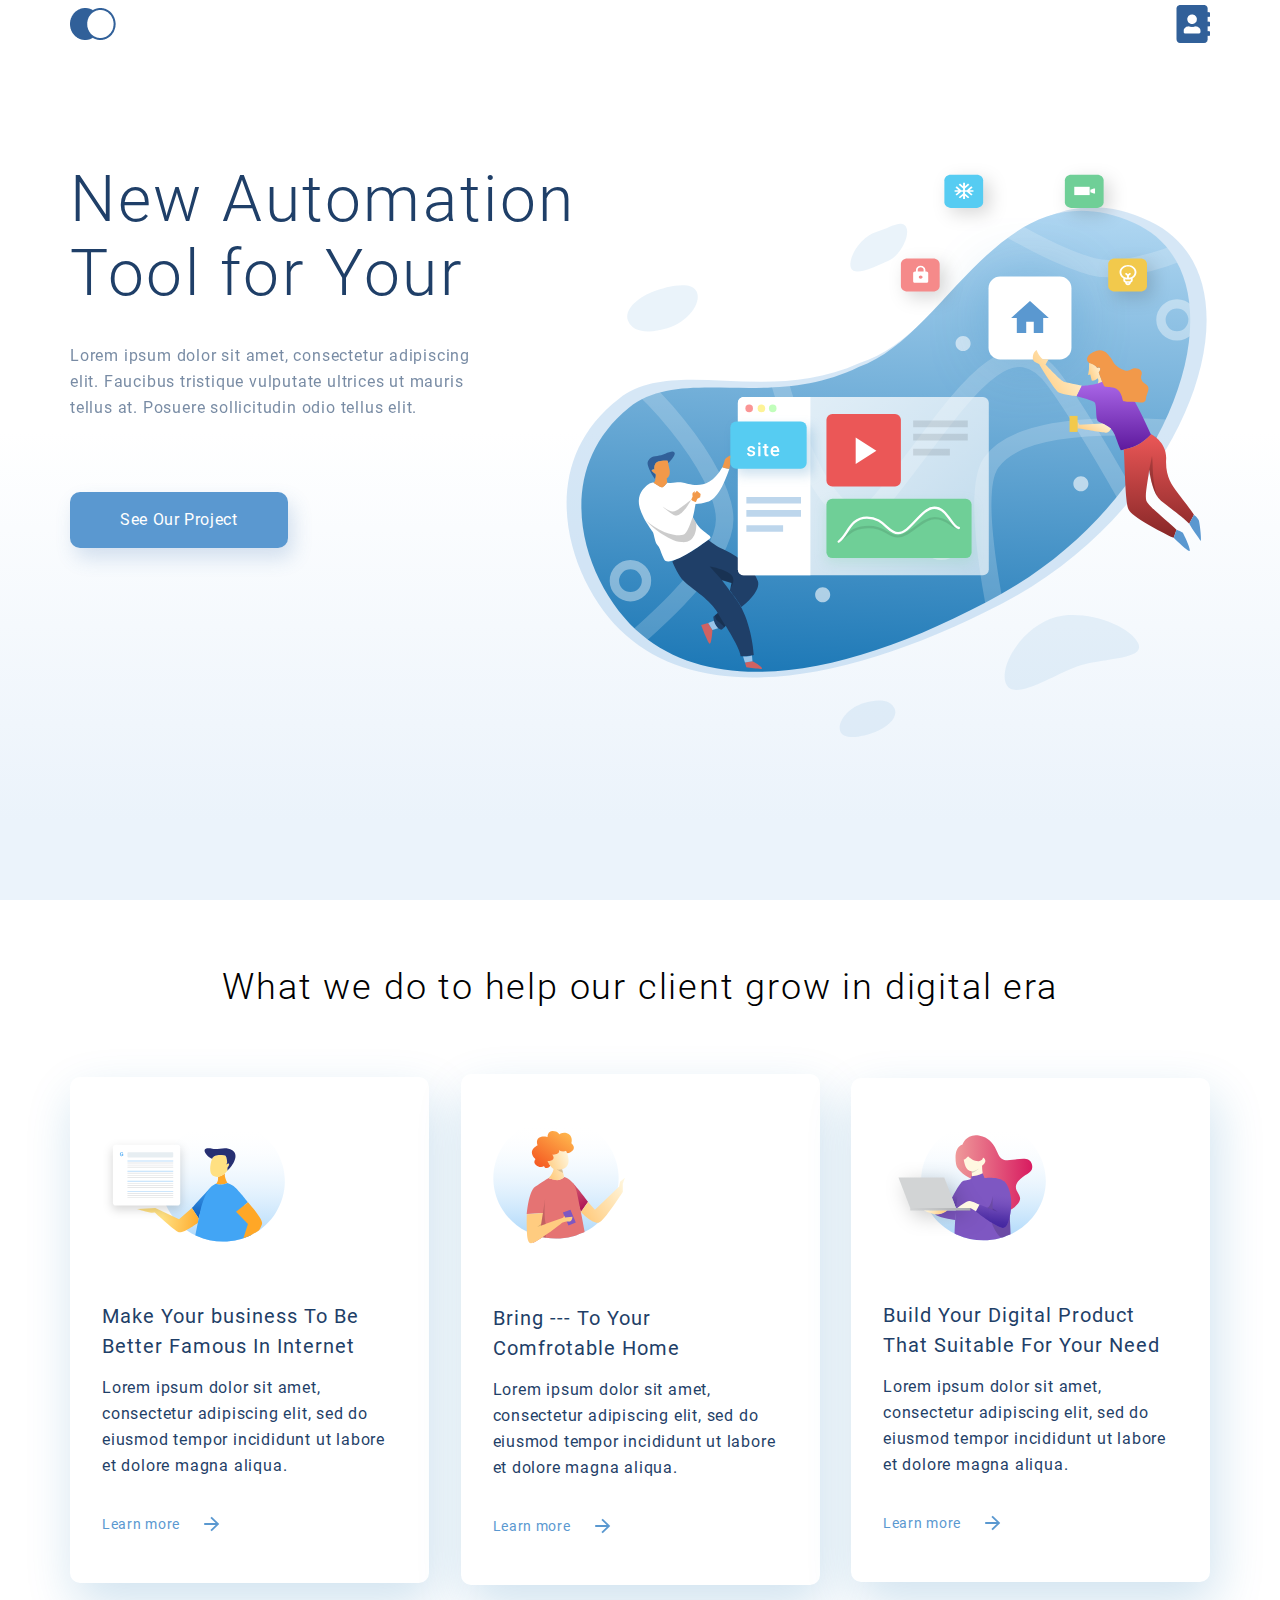
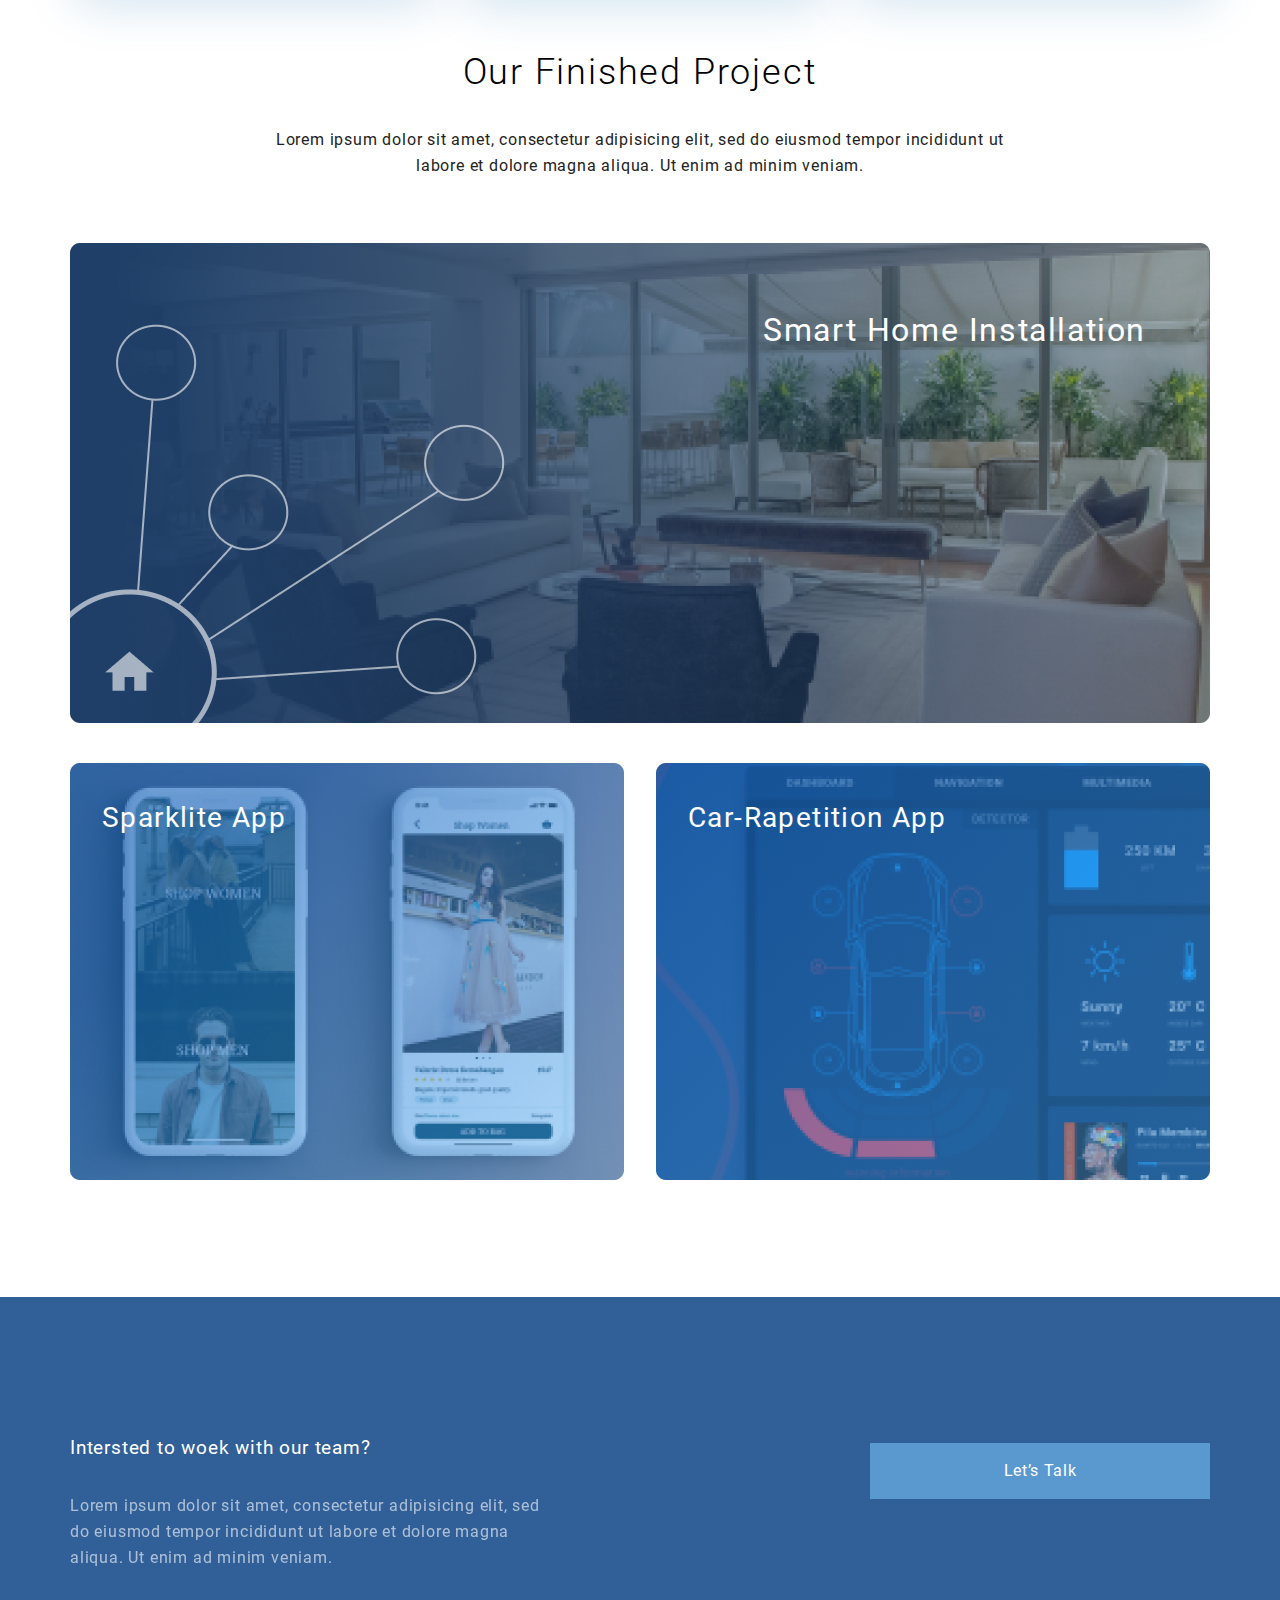
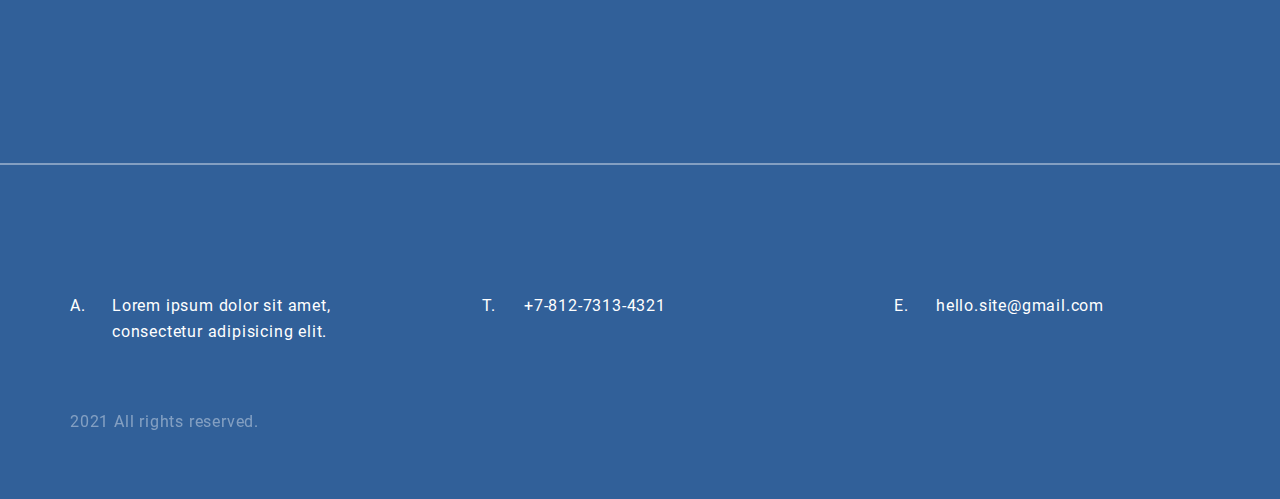
<file: homework/index.html>
﻿<!DOCTYPE html>
<html lang="ru">
<head>
    <meta charset="utf-8">
    
    <meta name="viewport" content="width=device-width, initial-scale=1.0">
    
    <title>Home Page</title>
    
    <link rel="stylesheet" href="css/style.css">
    
    <link rel="stylesheet" href="css/style_tablet.css">
    
    <link rel="stylesheet" href="css/style_mobile.css">
</head>
<body>
    <header>
        <div class="header__wrapper">
            <div class="container">
                <div class="header__top">
                    <a href="#" class="logo"></a>
                
                    <a href="#" class="user"></a>
                </div>
                <div class="header__main">
                    <div class="header__left">
                        <h1>New Automation <br>
                            Tool for Your </h1>
                            <p>Lorem ipsum dolor sit amet, consectetur adipiscing elit. Faucibus tristique vulputate ultrices ut mauris tellus at. Posuere sollicitudin odio tellus elit.</p>
                            <button>See Our Project</button>
                        </div>
                </div>
    
            </div>
        </div>

    </header>
    
    <main>
        <div class="container">
            <section class="about">
                <h2>
                    What we do to help our client grow in digital era
                </h2>
                <div class="cards">
                    <div class="card">
                        <img src="img/card-1-img.svg" alt="Card one image">
                        <div class="card-title">
                            Make Your business To Be
                            Better Famous In Internet
                        </div>
                        <div class="card-description">
                            Lorem ipsum dolor sit amet, consectetur adipiscing elit, sed do eiusmod tempor incididunt ut labore et dolore magna aliqua. 
                        </div>
                        <button class="card-btn-learn">
                            Learn more
                        </button>
                    </div>

                    <div class="card">
                        <img src="img/card-2-img.svg" alt="Card two image">
                        <div class="card-title">
                            Bring --- To Your 
                            Comfrotable Home
                        </div>
                        <div class="card-description">
                            Lorem ipsum dolor sit amet, consectetur adipiscing elit, sed do eiusmod tempor incididunt ut labore et dolore magna aliqua.                         </div>
                        <button class="card-btn-learn">
                            Learn more
                        </button>
                    </div>

                    <div class="card">
                        <img src="img/card-3-img.svg" alt="Card free image">
                        <div class="card-title">
                            Build Your Digital Product
                            That Suitable For Your Need
                        </div>
                        <div class="card-description">
                            Lorem ipsum dolor sit amet, consectetur adipiscing elit, sed do eiusmod tempor incididunt ut labore et dolore magna aliqua.                         </div>
                        <button class="card-btn-learn">
                            Learn more
                        </button>
                    </div>
                </div>
                
            </section>
            <section class="projects">
                <h2>
                    Our Finished Project
                </h2>
                <p class="projects-title">
                    <span>Lorem ipsum dolor sit amet, consectetur adipisicing elit, sed do eiusmod tempor incididunt ut labore et dolore magna aliqua. Ut enim ad minim veniam.</span> 
                </p>
                <div class="projects-top-img">
                    <img src="img/projects-img-top.png" alt="Smart image">
                    <span>Smart Home Installation</span> 
                </div>
                <div class="projects-bottom-imgs">
                    <div class="project-bottom-left-img">
                        <img src="img/projects-img-left.png" alt="Smart image">

                        <span>Sparklite App</span> 
                    </div>        
                    <div class="project-bottom-right-img">
                        <img src="img/projects-img-right.png" alt="Smart image">

                        <span>Car-Rapetition App</span>
                    </div>             
                </div>
            </section>
            <section></section>
        </div>
    </main>
    
    <footer  class="footer">
        <div> 
            <div class="container">
                <h3>Intersted to woek with our team?</h3>
                <div class="footer__top">
                    <p>Lorem ipsum dolor sit amet, consectetur adipisicing elit, sed do eiusmod tempor incididunt ut labore et dolore magna aliqua. Ut enim ad minim veniam.</p>
                    <button type="button">Let’s Talk</button>
                </div>
            </div>
        </div>
        <div class="footer__line"></div>
        <div class="footer__bottom">
            <div class="container">
                <ol>
                    <li>Lorem ipsum dolor sit amet, <br>consectetur adipisicing elit.</li>
                    <li>+7-812-7313-4321</li>
                    <li>hello.site@gmail.com</li>
                </ol>
                <p class="copy">2021 All rights reserved.</p>
            </div>
        </div>
    </footer>
</body>
</html>
</file>
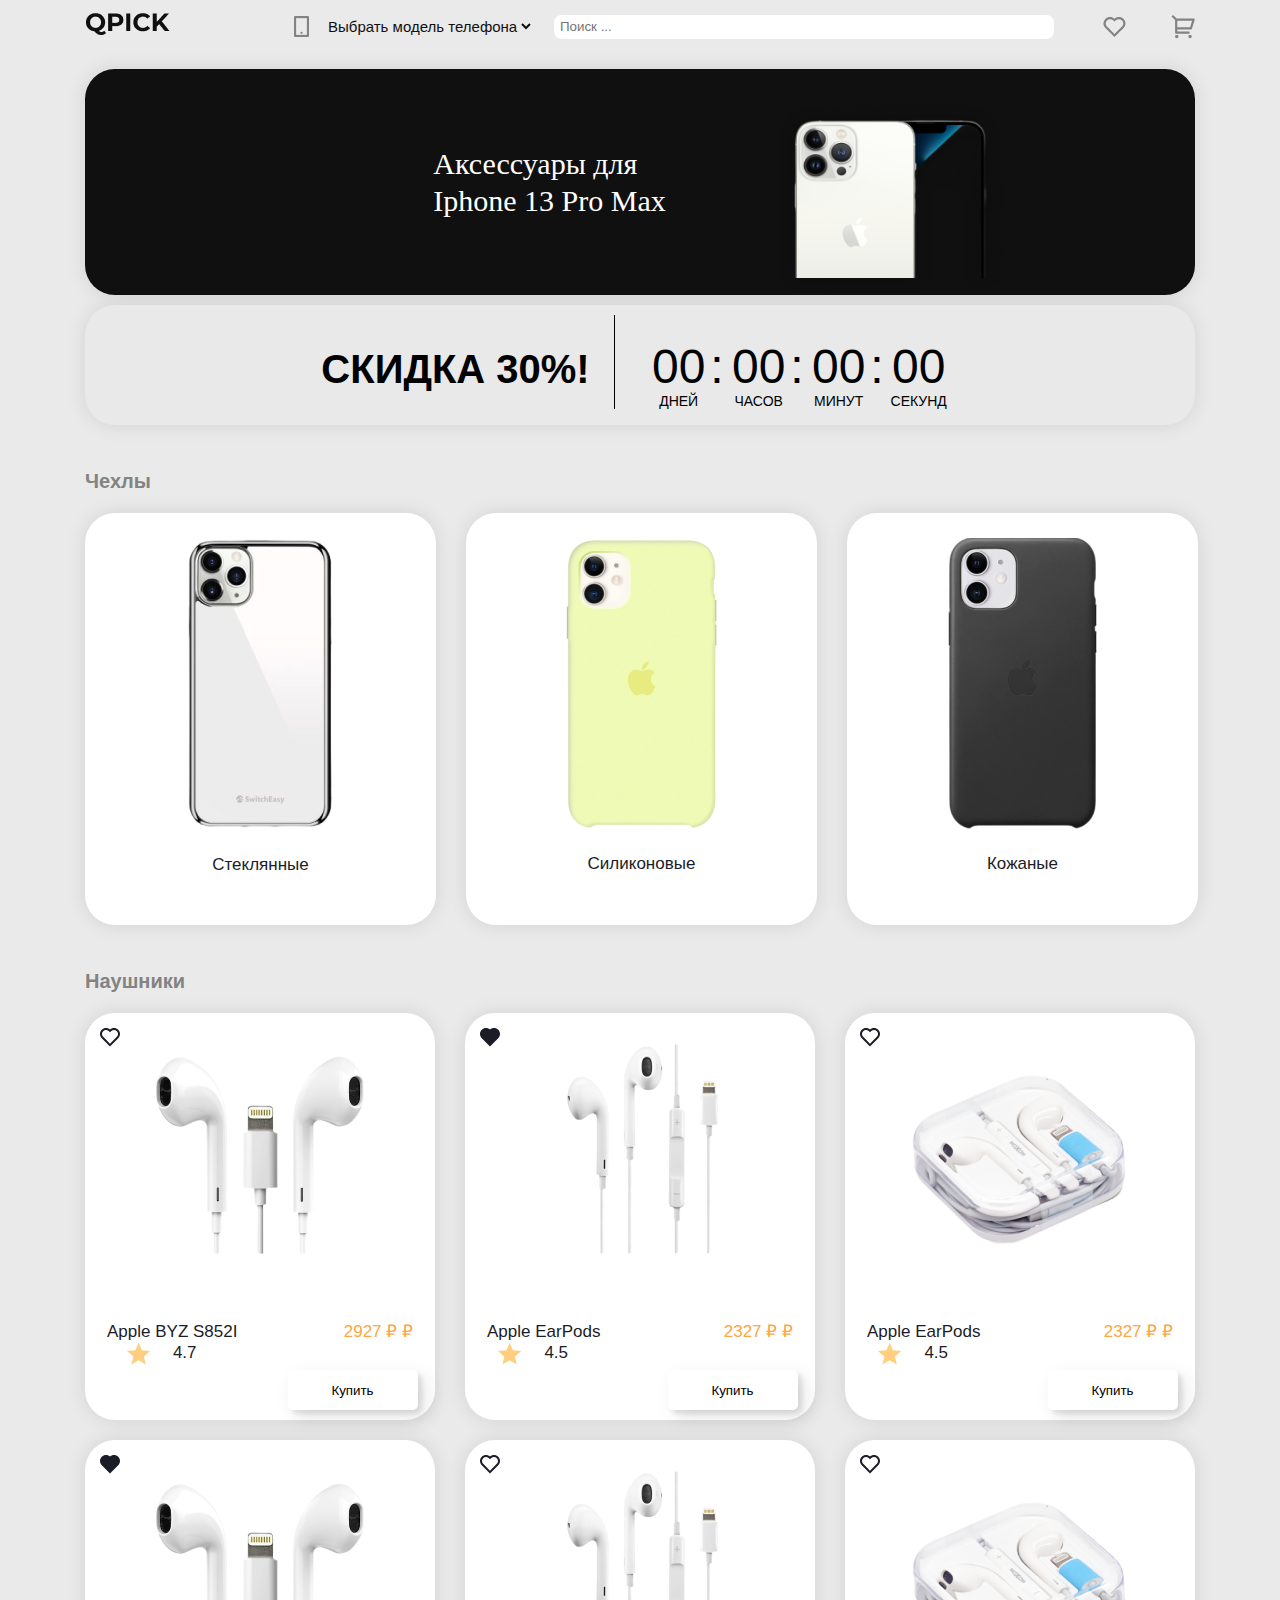
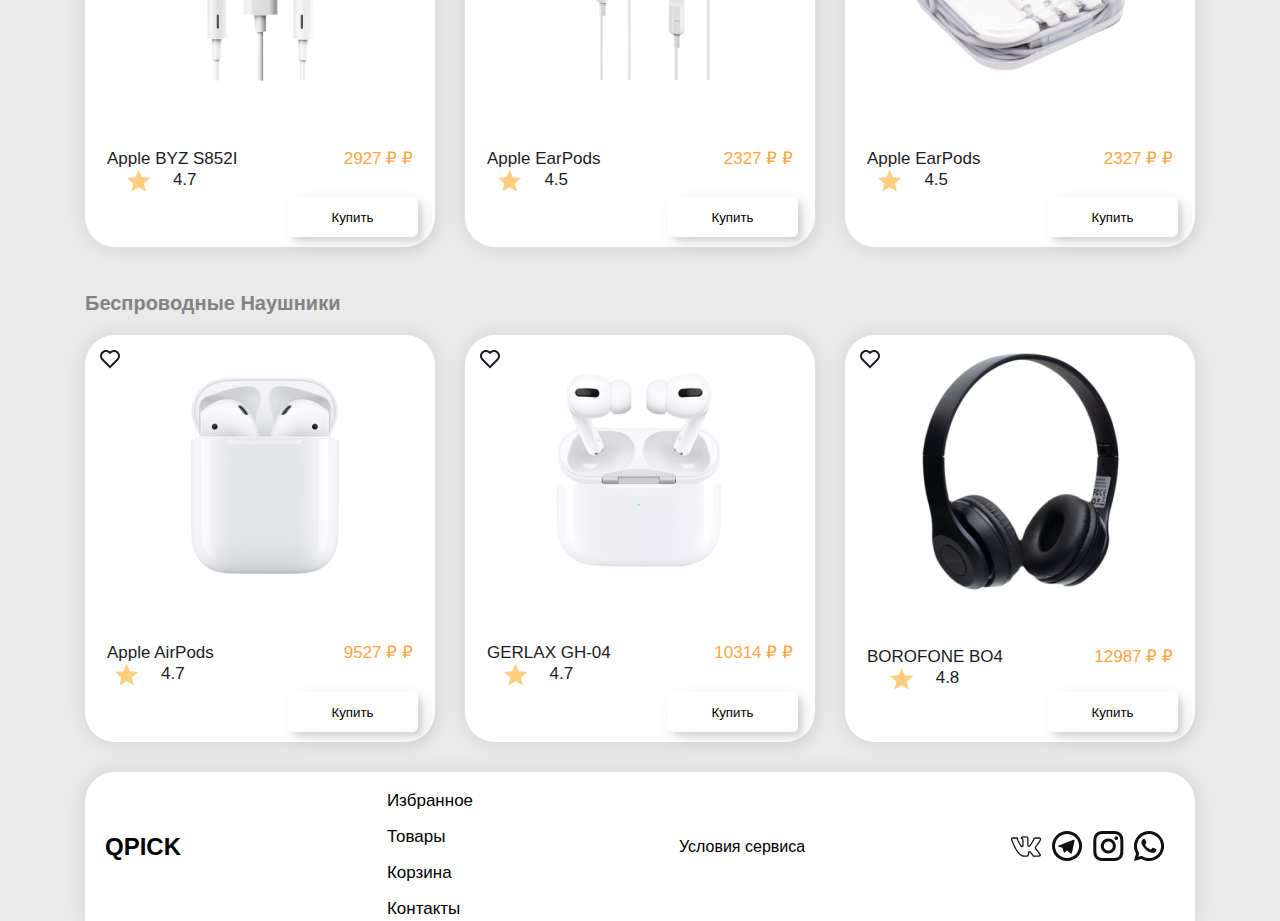
<file: Internet Shop/index.html>
﻿<!DOCTYPE html>
<html lang="ru">
<head>
    <meta charset="utf-8">
    
    <meta name="viewport" content="width=device-width, initial-scale=1.0">
    
    <title>Internet Shop</title>
    
    <link rel="stylesheet" href="css/style.css">
    <link rel="stylesheet" href="css/tablet.css">
    <link rel="stylesheet" href="css/modil.css">
</head>
<body>
   
   <header class="header container"> 
      <div class="header__left">
          <a href="./index.html" class="logo">
              <img src="./img/QPICK.png" alt="">
          </a>
           <div class="header__chois">
              <img src="./img/tel_img.png" alt="tel_icon">
              <select>
                  <option>Выбрать модель телефона</option>
                  <optgroup label="Apple">
                          <option>iPhone 12</option>
                          <option>iPhone 12 Max</option>
                          <option>iPhone 13</option>
                          <option>iPhone 13 Max</option>
                          <option>iPhone 13 Pro Max</option>
                  </optgroup>
                  <option>Nokia</option>
                  <option>Xiaomi</option>
                  <option>Samsung</option>
                </select>
                <input class="search_form"  placeholder="Поиск ..."/>
          </div>
          <div class="header__chois_right">
             <img src="./img/hart_img.svg" alt="favorites_icon">
             <img src="./img/corf_img.svg" alt="corf_icon">
         </div>
          <div class="hamburger-lines">
             <span class="line line1"></span>
             <span class="line line2"></span>
             <span class="line line3"></span>
          </div>
      </div>
      <div class="header__right">

          <div class="header__card">
                <h2>Аксессуары для <br>
                   Iphone 13 Pro Max</h2>
                <img src="./img/iphone_img.png" alt="iphone_icon">
          </div>
      </div>
  </header>
    <main> 
        <section class="case">
            <div class="container__discount">
                <div class="discount">СКИДКА 30%!</div>
                <div class="timer timer-1">
                    <div class="timer__items">
                      <div class="timer__item timer__days">00</div>
                      <div class="timer__item timer__hours">00</div>
                      <div class="timer__item timer__minutes">00</div>
                      <div class="timer__item timer__seconds">00</div>
                    </div>
                    <div class="timer__result"></div>
                  </div>
            </div>
            <div class="container">
                <h5 class="main-subtitle ">Чехлы</h5>
            <div class="case__cards">
                <div class="case__card">
                    <img src="./img/case_1.png" alt="case_img">
                    <p>Стеклянные</p>
                </div>
                <div class="case__card">
                    <img src="./img/case_2.png" alt="case_img">
                    <p>Силиконовые</p>
                </div>
                <div class="case__card">
                    <img src="./img/case_3.png" alt="case_img">
                    <p>Кожаные</p>
                </div>
            </div>
            </div>
        </section> 
        <section class="headphones">
            <div class="container">
                <h5 class="main-subtitle">Наушники</h5>
                <div class="headphones__cards">

                </div>
            </div>
        </section>

        <section class="wireless__headphones">
            <div class="container">
                <h5 class="main-subtitle">Беспроводные Наушники</h5>
                <div class="wireless__headphones__cards">

                </div>
        </section>           
    </main>

    <footer>
        <section class="footer">
            <div class="footer__block">
                <h2>QPICK</h2>

                <ul class="footer__block__left">
                    <li><a href="./favorites.html">Избранное</a></li>
                    <li><a href="./catalog.html">Товары</a></li>
                    <li><a href="./order.html">Корзина</a></li>
                    <li><a href="./contact.html">Контакты</a></li>
                </ul>

                <div class="footer__block__center">
                    <li>Условия сервиса</li>
                </div>

                <div class="footer__block__right">
                    <img src="./img/VK.svg" alt="">
                    <img src="./img/Telegram.svg" alt="">
                    <img src="./img/Instagram.svg" alt="">
                    <img src="./img/Whatsapp.svg" alt="">
                </div>
            </div>
        </section> 

    </footer>

    <div class="product-added hidden">
        Товар добавлен в <a href="order.html">корзину</a>. Загляни туда!
    </div>

    <script src="js/jqvery-3.6.0.min.js"></script>
    <script src="js/scripts.js"></script>
    <script src="js/main.js"></script>
    <script src="js/products.js"></script>
</body>
</html>
</file>
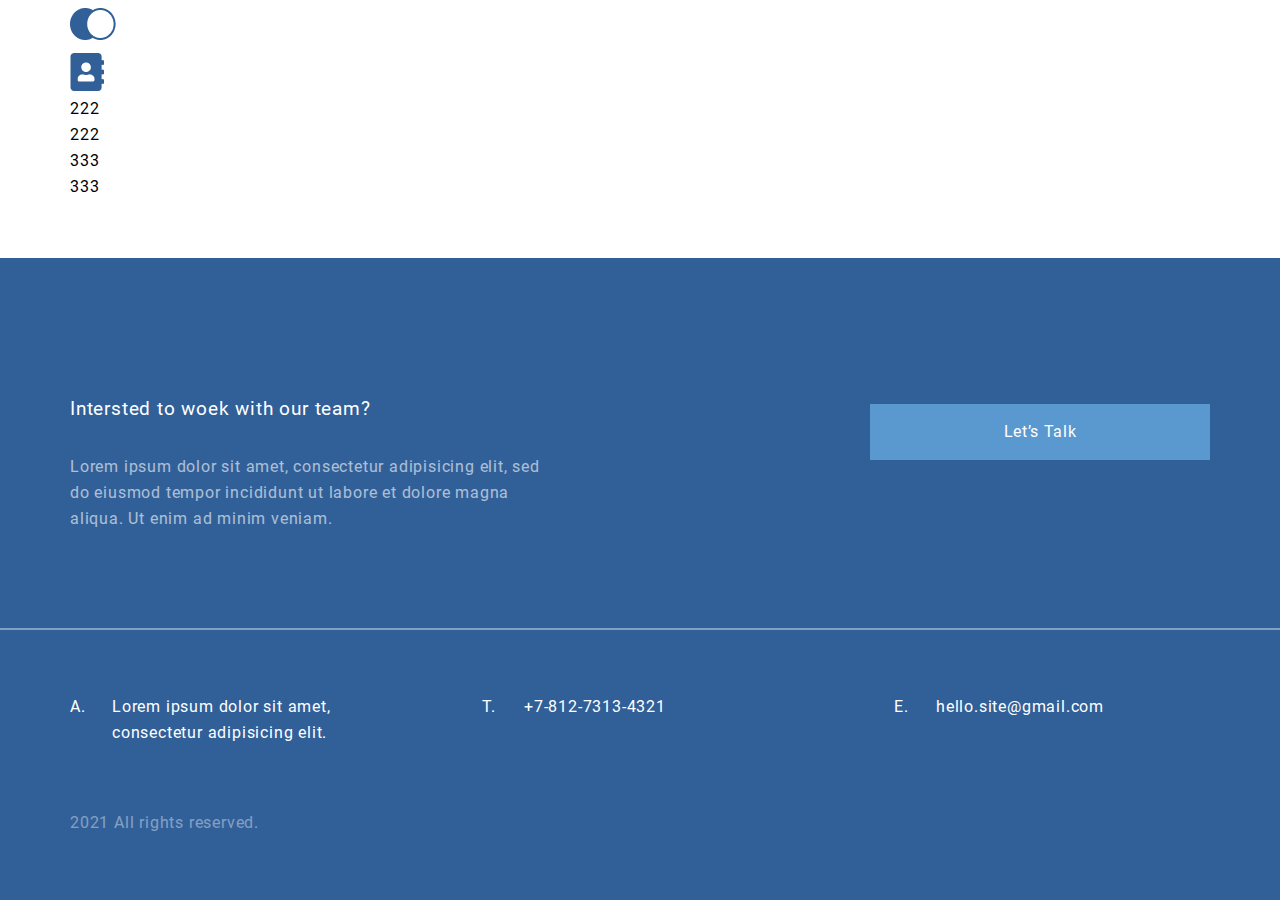
<file: homework/contacts.html>
﻿<!DOCTYPE html>
<html lang="ru">
<head>
    <meta charset="utf-8">
    
    <meta name="viewport" content="width=device-width, initial-scale=1.0">
    
    <title>Contacts Page</title>
    
    <link rel="stylesheet" href="css/style.css">
    
    <link rel="stylesheet" href="css/style_tablet.css">
    
    <link rel="stylesheet" href="css/style_mobile.css">
</head>
<body>
    <header>
        <div class="container">
            <a href="#" class="logo"></a>
            
            <a href="#" class="user"></a>
        </div>
    </header>
    
    <main>
        <section>
            <div class="container">222<br>222</div>
        </section>
        
        <section>
            <div class="container">333<br>333</div>
        </section>
    </main>
    
    <footer>
        <section>
            <div class="container">
                <h3>Intersted to woek with our team?</h3>
                <p>Lorem ipsum dolor sit amet, consectetur adipisicing elit, sed do eiusmod tempor incididunt ut labore et dolore magna aliqua. Ut enim ad minim veniam.</p>
                <button type="button">Let’s Talk</button>
            </div>
        </section>
        
        <section>
            <div class="container">
                <ol>
                    <li>Lorem ipsum dolor sit amet, <br>consectetur adipisicing elit.</li>
                    <li>+7-812-7313-4321</li>
                    <li>hello.site@gmail.com</li>
                </ol>
                <p class="copy">2021 All rights reserved.</p>
            </div>
        </section>
    </footer>
</body>
</html>
</file>
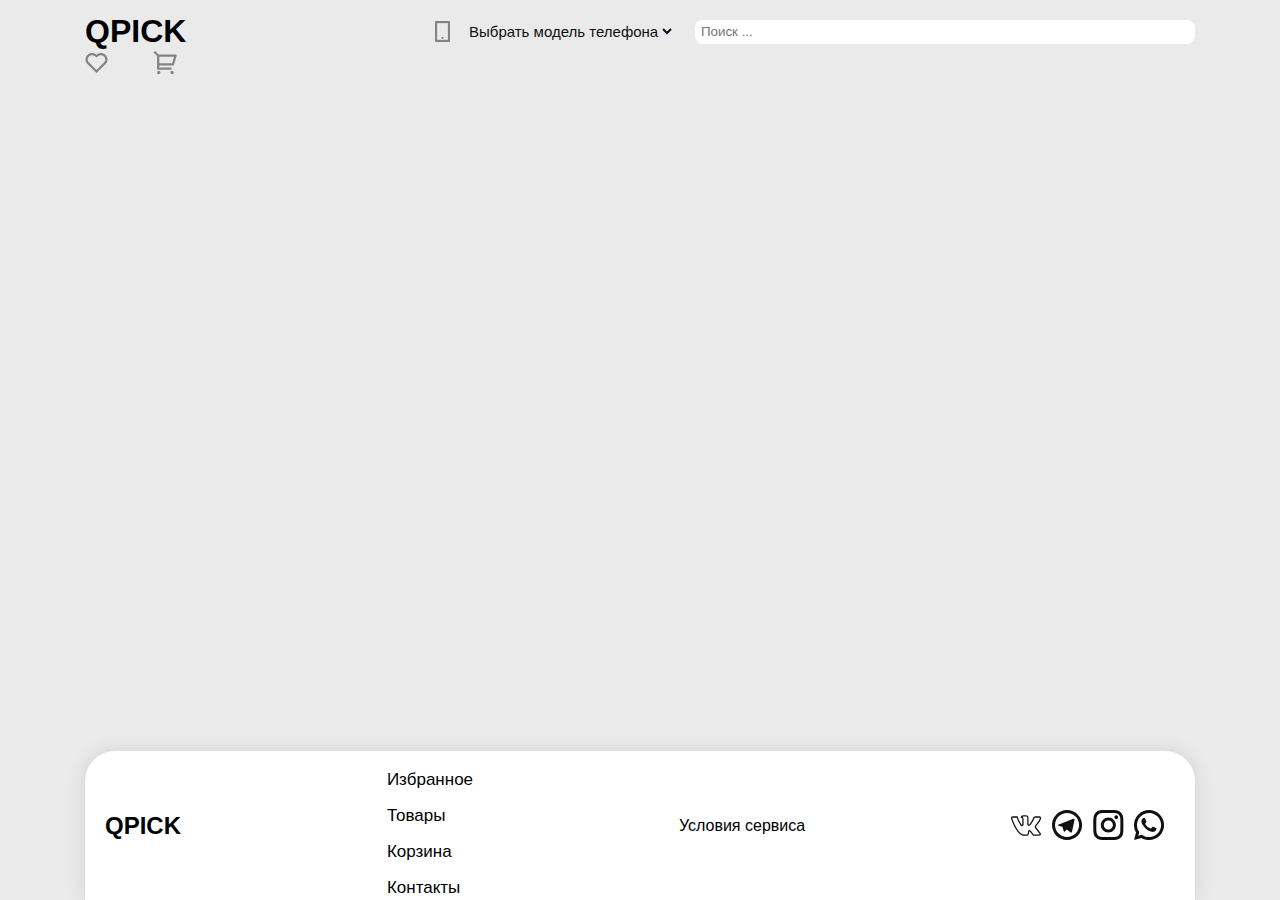
<file: Internet Shop/catalog.html>
<!DOCTYPE html>
<html lang="ru">
<head>
    <meta charset="utf-8">
    
    <meta name="viewport" content="width=device-width, initial-scale=1.0">
    
    <title>Internet Shop</title>
    
    <link rel="stylesheet" href="css/style.css">


</head>
<body>
    <header class="header container"> 
        <div class="header__left">
            <h1>QPICK</h1>
             <div class="header__chois">

                <img src="./img/tel_img.png" alt="tel_icon">

                <select>
                    <option>Выбрать модель телефона</option>
                    <optgroup label="Apple">
                            <option>iPhone 12</option>
                            <option>iPhone 12 Max</option>
                            <option>iPhone 13</option>
                            <option>iPhone 13 Max</option>
                            <option>iPhone 13 Pro Max</option>
                    </optgroup>
                    
                    <option>Nokia</option>
                    <option>Xiaomi</option>
                    <option>Samsung</option>
                  </select>

                  <input class="search_form"  placeholder="Поиск ..."/>

                  

            </div>
            
        </div>
        <div class="header__right">
            <div class="header__chois_right">
                <img src="./img/hart_img.svg" alt="favorites_icon">
                <img src="./img/corf_img.svg" alt="corf_icon">
            </div>
        </div>
        </div>
    </header>

    <main> </main>

    <footer>
        <section class="footer">
            <div class="footer__block">
                <h2>QPICK</h2>

                <ul class="footer__block__left">
                    <li><a href="./favorites.html">Избранное</a></li>
                    <li><a href="./catalog.html">Товары</a></li>
                    <li><a href="./order.html">Корзина</a></li>
                    <li><a href="/contact.html">Контакты</a></li>
                </ul>

                <div class="footer__block__center">
                    <li>Условия сервиса</li>
                </div>

                <div class="footer__block__right">
                    <img src="./img/VK.svg" alt="">
                    <img src="./img/Telegram.svg" alt="">
                    <img src="./img/Instagram.svg" alt="">
                    <img src="./img/Whatsapp.svg" alt="">
                </div>




            </div>
           

        </section> 

    </footer>

    <script src="js/jqvery-3.6.0.min.js"></script>

    <script src="js/scripts.js"></script>

    <script src="js/main.js"></script>
</body>
</html>
</file>
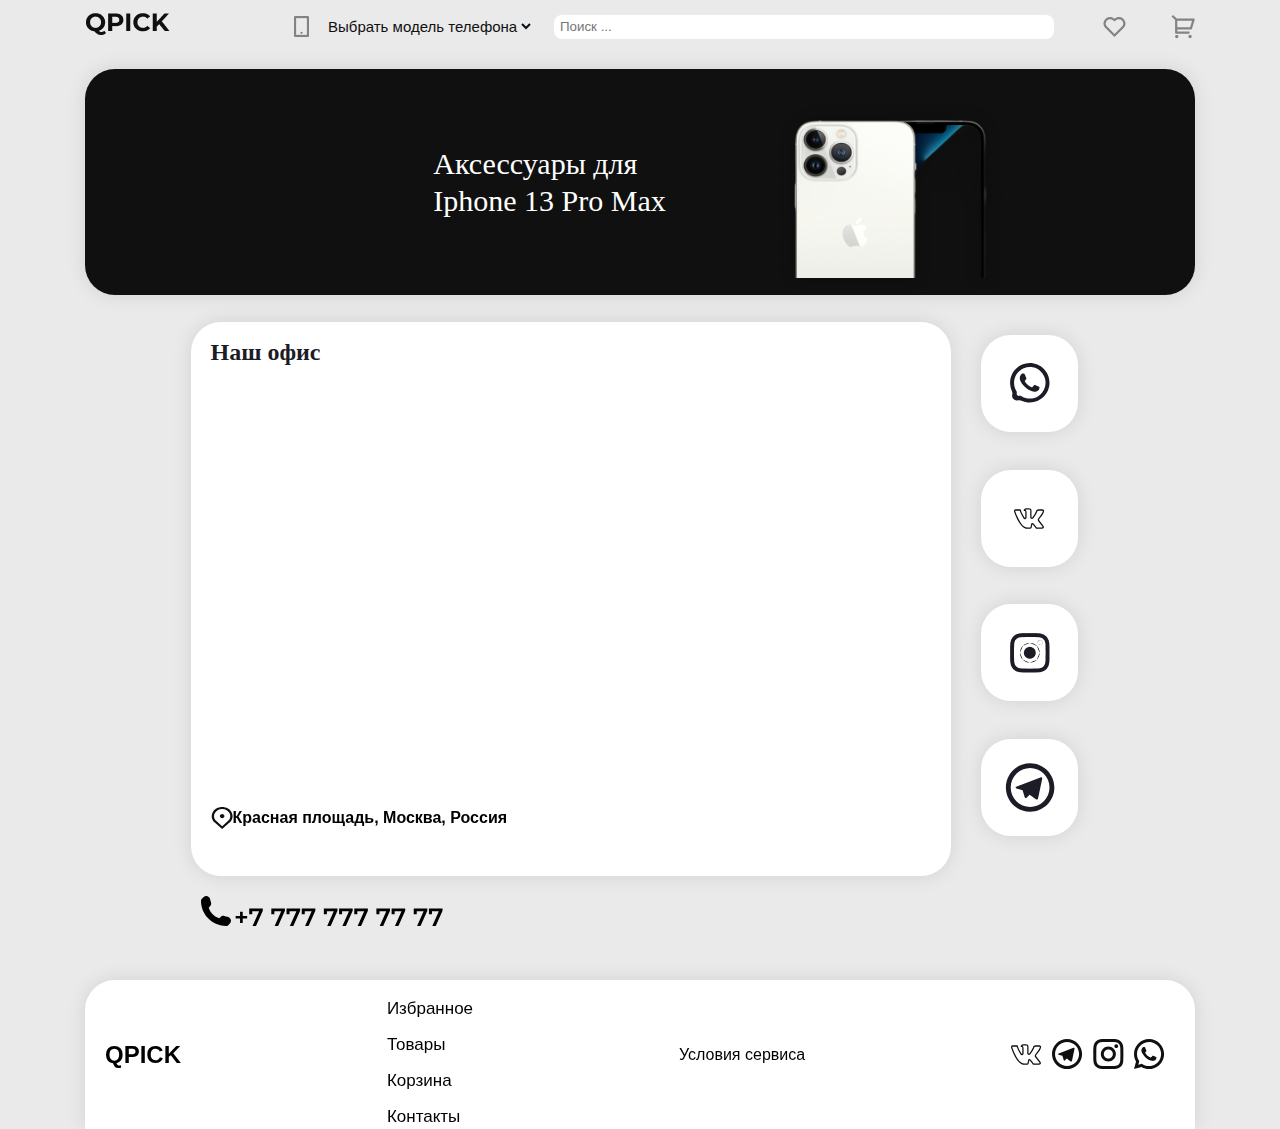
<file: Internet Shop/contact.html>
<!DOCTYPE html>
<html lang="ru">
<head>
    <meta charset="utf-8">
    
    <meta name="viewport" content="width=device-width, initial-scale=1.0">
    
    <title>Contacts</title>
    
    <link rel="stylesheet" href="css/style.css">

    <link rel="stylesheet" href="css/contacts.css">

    <link rel="stylesheet" href="css/tablet.css">
    <link rel="stylesheet" href="css/modil.css">

</head>
<body>
   <header class="header container"> 
      <div class="header__left">
          <a href="./index.html" class="logo">
              <img src="./img/QPICK.png" alt="">
          </a>
           <div class="header__chois">
              <img src="./img/tel_img.png" alt="tel_icon">
              <select>
                  <option>Выбрать модель телефона</option>
                  <optgroup label="Apple">
                          <option>iPhone 12</option>
                          <option>iPhone 12 Max</option>
                          <option>iPhone 13</option>
                          <option>iPhone 13 Max</option>
                          <option>iPhone 13 Pro Max</option>
                  </optgroup>
                  <option>Nokia</option>
                  <option>Xiaomi</option>
                  <option>Samsung</option>
                </select>
                <input class="search_form"  placeholder="Поиск ..."/>
          </div>
          <div class="header__chois_right">
             <img src="./img/hart_img.svg" alt="favorites_icon">
             <img src="./img/corf_img.svg" alt="corf_icon">
         </div>
          <div class="hamburger-lines">
             <span class="line line1"></span>
             <span class="line line2"></span>
             <span class="line line3"></span>
          </div>
      </div>
      <div class="header__right">

          <div class="header__card">
                <h2>Аксессуары для <br>
                   Iphone 13 Pro Max</h2>
                <img src="./img/iphone_img.png" alt="iphone_icon">
          </div>
      </div>
  </header>

<main>
    <section class="contacts container">
        <div class="contact__wrapper">
            <div class="contact">
                <h2>Наш офис</h2>
                <iframe src="https://www.google.com/maps/embed?pb=!1m18!1m12!1m3!1d2245.2630054415467!2d37.61860631580361!3d55.75393329937239!2m3!1f0!2f0!3f0!3m2!1i1024!2i768!4f13.1!3m3!1m2!1s0x46b54a5a738fa419%3A0x7c347d506b52311f!2z0JrRgNCw0YHQvdCw0Y8g0J_Qu9C-0YnQsNC00Yw!5e0!3m2!1sru!2sru!4v1655377546706!5m2!1sru!2sru" width="100%" height="400" style="border:0;" allowfullscreen="" loading="lazy" referrerpolicy="no-referrer-when-downgrade"></iframe>
            <div class="metka__adres"><img src="./img/Metka_img.svg" alt="metka_icon">
                <h4>Красная площадь, Москва, Россия</h4>
            </div>     
            </div>
            <div class="contact__right">
                <div class="contact__card">
                    <img src="./img/wats_cont.svg" alt="">
                </div>
    
                <div class="contact__card">
                    <img src="./img/VK.svg" alt="">
                </div>
    
                <div class="contact__card">
                    <img src="./img/inst_cont.png" alt="">
                </div>
    
                <div class="contact__card">
                    <img src="./img/TG_cont.svg" alt="">
                </div>  
            </div>
        </div>
        <div class="nomber_tel">
            <img src="./img/phone_cont_img.svg" alt="">
            <img src="./img/Tel_cont_ing.svg" alt="">
        </div>  
    </section>
</main>

    <footer>
        <section class="footer">
            <div class="footer__block container">
                <h2>QPICK</h2>

                <ul class="footer__block__left">
                    <li><a href="./favorites.html">Избранное</a></li>
                    <li><a href="./catalog.html">Товары</a></li>
                    <li><a href="./order.html">Корзина</a></li>
                    <li><a href="/contact.html">Контакты</a></li>
                </ul>

                <div class="footer__block__center">
                    <li>Условия сервиса</li>
                </div>

                <div class="footer__block__right">
                    <img src="./img/VK.svg" alt="">
                    <img src="./img/Telegram.svg" alt="">
                    <img src="./img/Instagram.svg" alt="">
                    <img src="./img/Whatsapp.svg" alt="">
                </div>




            </div>
           

        </section> 

    </footer>

    <script src="js/jqvery-3.6.0.min.js"></script>

    <script src="js/scripts.js"></script>

    <script src="js/main.js"></script>

</body>
</html>
</file>
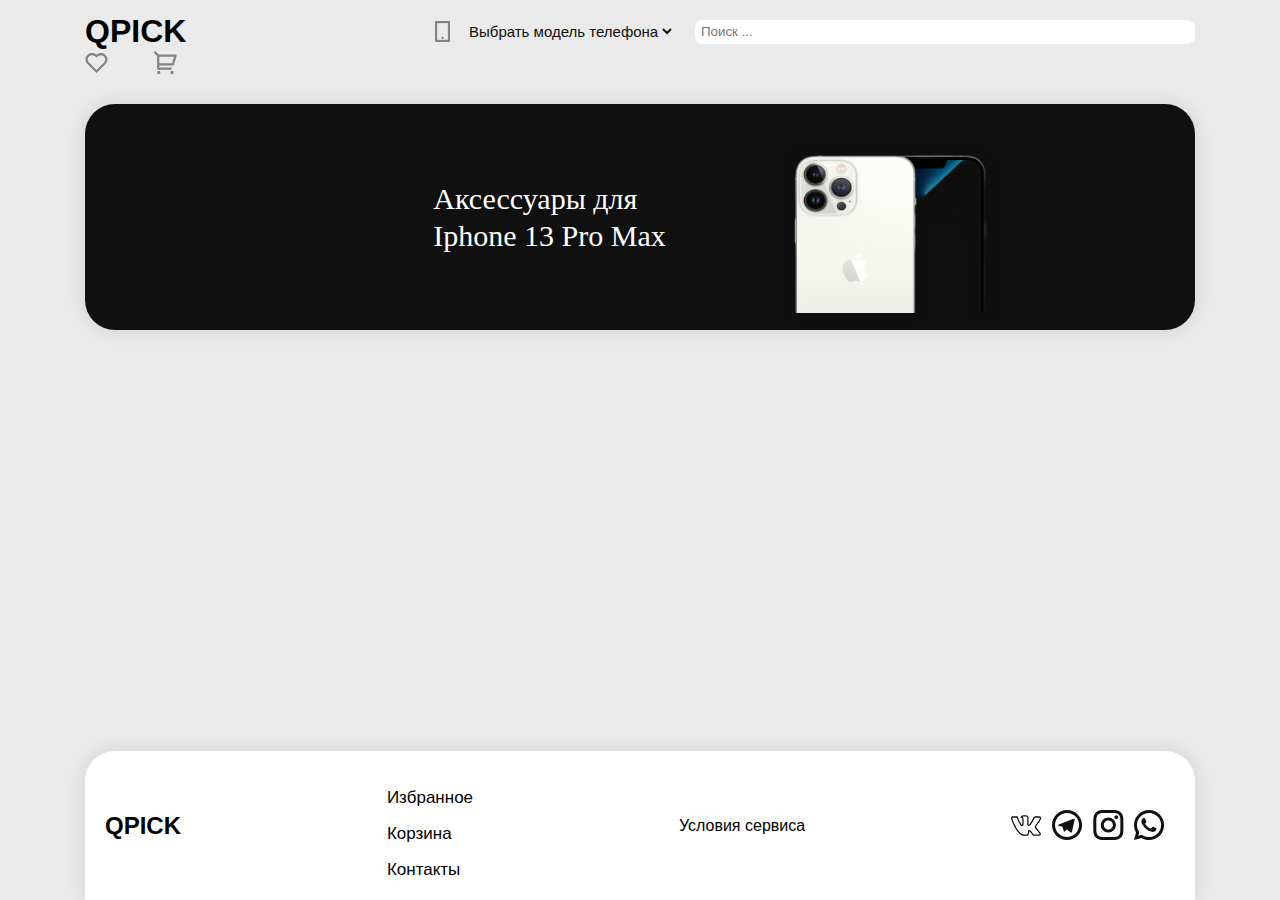
<file: Internet Shop/favorites.html>
<!DOCTYPE html>
<html lang="ru">
<head>
    <meta charset="utf-8">
    
    <meta name="viewport" content="width=device-width, initial-scale=1.0">
    
    <title>Internet Shop</title>
    
    <link rel="stylesheet" href="css/style.css">


</head>
<body>
    <header class="header container"> 
        <div class="header__left">
            <h1>QPICK</h1>
             <div class="header__chois">

                <img src="./img/tel_img.png" alt="tel_icon">

                <select>
                    <option>Выбрать модель телефона</option>
                    <option>Выбрать модель телефона</option>
                  </select>

                  <input class="search_form"  placeholder="Поиск ..."/>

                  

            </div>
            
        </div>
        <div class="header__right">
            <div class="header__chois_right">
                <img src="./img/hart_img.svg" alt="favorites_icon">
                <img src="./img/corf_img.svg" alt="corf_icon">
            </div>
        </div>


        <div class="header__card">

            <h2>Аксессуары для <br>
                Iphone 13 Pro Max</h2>

            <img src="./img/iphone_img.png" alt="iphone_icon">

        </div>  
        
        </div>
    </header>

<main></main>

    <footer>
        <section class="footer">
            <div class="footer__block">
                <h2>QPICK</h2>

                <ul class="footer__block__left">
                    <li>Избранное</li>
                    <li>Корзина</li>
                    <li>Контакты</li>
                </ul>

                <div class="footer__block__center">
                    <li>Условия сервиса</li>
                </div>

                <div class="footer__block__right">
                    <img src="./img/VK.svg" alt="">
                    <img src="./img/Telegram.svg" alt="">
                    <img src="./img/Instagram.svg" alt="">
                    <img src="./img/Whatsapp.svg" alt="">
                </div>




            </div>
           

        </section> 

    </footer>

    <script src="js/jqvery-3.6.0.min.js"></script>

    <script src="js/scripts.js"></script>

    <script src="js/main.js"></script>
</body>
</html>
</file>
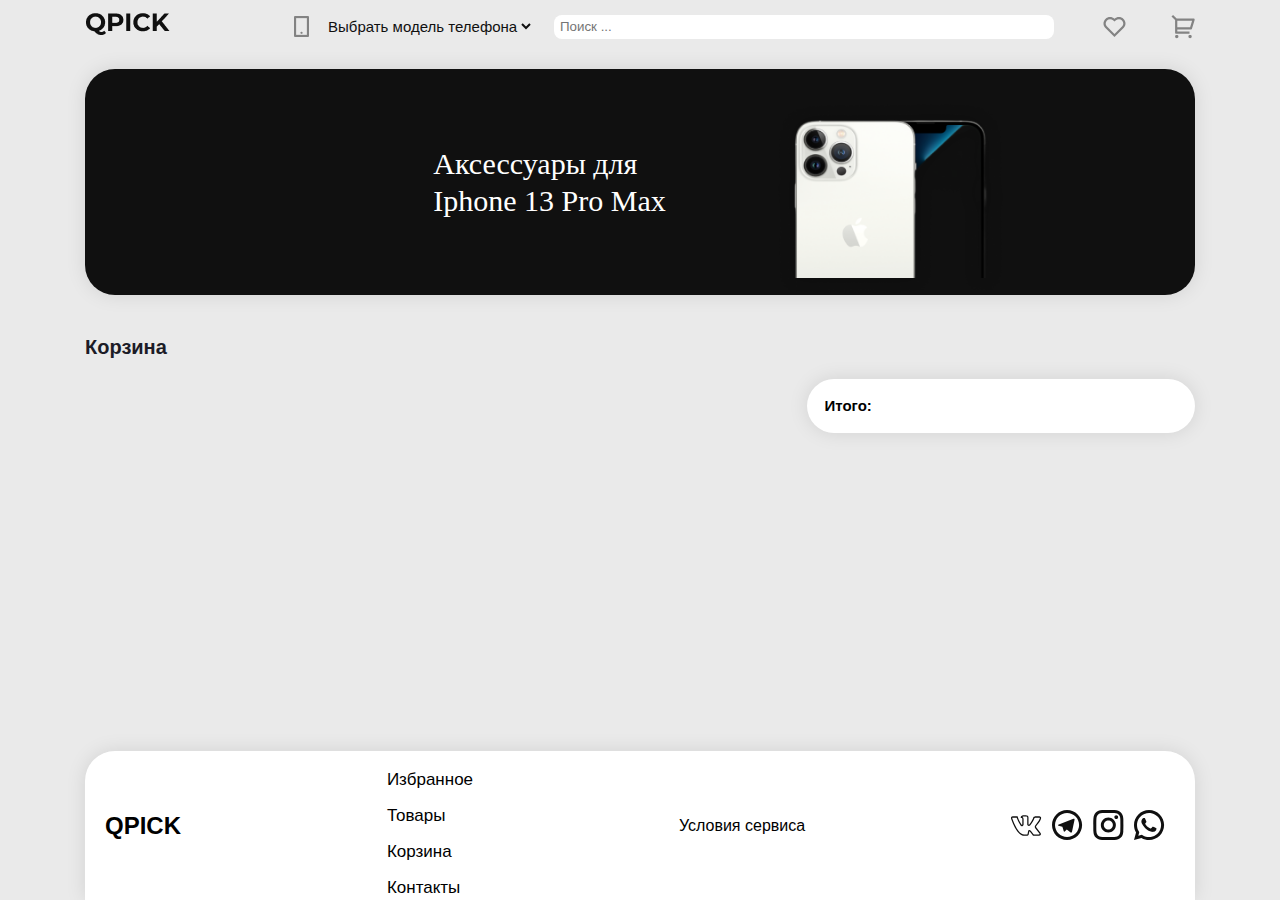
<file: Internet Shop/order.html>
<!DOCTYPE html>
<html lang="ru">
<head>
    <meta charset="utf-8">
    
    <meta name="viewport" content="width=device-width, initial-scale=1.0">
    
    <title>Корзина</title>
    
    <link rel="stylesheet" href="css/style.css">

    <link rel="stylesheet" href="css/order.css">
    <link rel="stylesheet" href="css/tablet.css">
    <link rel="stylesheet" href="css/modil.css">


</head>
<body>

   <header class="header container"> 
      <div class="header__left">
          <a href="./index.html" class="logo">
              <img src="./img/QPICK.png" alt="">
          </a>
           <div class="header__chois">
              <img src="./img/tel_img.png" alt="tel_icon">
              <select>
                  <option>Выбрать модель телефона</option>
                  <optgroup label="Apple">
                          <option>iPhone 12</option>
                          <option>iPhone 12 Max</option>
                          <option>iPhone 13</option>
                          <option>iPhone 13 Max</option>
                          <option>iPhone 13 Pro Max</option>
                  </optgroup>
                  <option>Nokia</option>
                  <option>Xiaomi</option>
                  <option>Samsung</option>
                </select>
                <input class="search_form"  placeholder="Поиск ..."/>
          </div>
          <div class="header__chois_right">
             <img src="./img/hart_img.svg" alt="favorites_icon">
             <img src="./img/corf_img.svg" alt="corf_icon">
         </div>
          <div class="hamburger-lines">
             <span class="line line1"></span>
             <span class="line line2"></span>
             <span class="line line3"></span>
          </div>
      </div>
      <div class="header__right">

          <div class="header__card">
                <h2>Аксессуары для <br>
                   Iphone 13 Pro Max</h2>
                <img src="./img/iphone_img.png" alt="iphone_icon">
          </div>
      </div>
  </header>

<main>
    <div class="container empty-container">
        <div class="order-title">Корзина</div>
        <div class="order">

            <div class="order-leftside">

            </div>

            <div class="order-rightside">
                <div class="order-card order-card_total">
                    <span class="order-card__total-title">Итого: </span>
                    <span class="order-card__total-price"></span>
                </div>
            </div>
        </div>
    </div>

</main>

    <footer>
        <section class="footer">
            <div class="footer__block">
                <h2>QPICK</h2>

                <ul class="footer__block__left">
                    <li><a href="./favorites.html">Избранное</a></li>
                    <li><a href="./catalog.html">Товары</a></li>
                    <li><a href="./order.html">Корзина</a></li>
                    <li><a href="./contact.html">Контакты</a></li>
                </ul>

                <div class="footer__block__center">
                    <li>Условия сервиса</li>
                </div>

                <div class="footer__block__right">
                    <img src="./img/VK.svg" alt="">
                    <img src="./img/Telegram.svg" alt="">
                    <img src="./img/Instagram.svg" alt="">
                    <img src="./img/Whatsapp.svg" alt="">
                </div>




            </div>
           

        </section> 

    </footer>
    <script src="js/order.js"></script>
    <script src="js/jqvery-3.6.0.min.js"></script>
    <script src="js/scripts.js"></script>
    <script src="js/main.js"></script>
</body>
</html>
</file>
<file: homework/css/style.css>
﻿@font-face {
  font-family: 'Roboto';
  src: url('../fonts/Roboto-Light.woff2') format('woff2');
  font-weight: 300;
  font-style: normal;
}
@font-face {
  font-family: 'Roboto';
  src: url('../fonts/Roboto-Regular.woff2') format('woff2');
  font-weight: 400;
  font-style: normal;
}
@font-face {
  font-family: 'Roboto';
  src: url('../fonts/Roboto-Medium.woff2') format('woff2');
  font-weight: 500;
  font-style: normal;
}
/* global reset */
html, body, body div, span, label, h1, h2, h3, h4, h5, h6, p, a, em, font, img, s, small, strike, strong, sub, sup, b, u, i, dl, dt, dd, ol, ul, li, button, form, fieldset, article, aside, footer, header, nav, section, input, textarea {
	margin: 0;
	padding: 0;
	border: none;
	outline: none;
	background: none;
    list-style: none;
}
/* font adjusting hack */
html * {
	max-height: 1000000px;
    font-family: 'Roboto', sans-serif;
    box-sizing: border-box;
}
/* common */
html {
    height: 100%;
}
h1 {

}
h2 {
    font-family: 'Roboto';
    font-style: normal;
    font-weight: 300;
    font-size: 36px;
    line-height: 46px;
    text-align: center;
    letter-spacing: 0.05em;
}
h3 {

}
body {
    font: normal 400 16px / 26px 'Roboto', Arial, Helvetica, sans-serif;
    letter-spacing: 0.05em;
    height: 100%;
    display: flex;
    flex-direction: column;
}
main {
    flex: 1 0 auto;
}
.container {
    width: 1140px;
    margin: 0 auto;
}

/* header */
header {
    top: 34px;
    left: 0;
    width: 100%;
    flex: none;
}
.header__wrapper{
    background: linear-gradient(0deg, #EBF3FB  0%, #EBF3FB 8.84%, rgba(152, 195, 232, 0) 52.12%);
    height: 100vh;

}
.header__top {
    height: 48px;
    display: flex;
    justify-content: space-between;
}
header a {
    display: block;
    height: 48px;
    background-position: center center;
    background-repeat: no-repeat;
}
.header__main{
    display: flex;
    justify-content: space-between;
    margin-top: 115px;
    background: url('../img/header-right-img.svg');
    background-position: right top; 
    background-repeat: no-repeat;
    background-size: 648px;
    height: 100vh;
}
.header__main h1{
    font-weight: 300;
    font-size: 64px;
    line-height: 74px;
    letter-spacing: 0.04em;
    color: #1F3F68;
}
.header__main p{
    margin-top: 32px;
    width: 425px;
    font-weight: 400;
    font-size: 16px;
    line-height: 26px;
    letter-spacing: 0.05em;
    color: #1F3F68;
    opacity: 0.6;
}
.header__main button{
    margin-top: 71px;
    font-weight: 400;
    font-size: 16px;
    line-height: 26px;
    text-align: center;
    letter-spacing: 0.04em;
    color: #FFFFFF;
    padding: 15px 50px ;
    background: #5A98D0;
    box-shadow: 5px 10px 20px rgba(53, 110, 173, 0.2);
    border-radius: 10px;
}
.logo {
    width: 46px;
    background-image: url('../img/logo.png');
}
.user {
    width: 34px;
    background-image: url('../img/user.png');
}
/* cards */
.about{
    margin-top: 64px;
}
.cards {
    display: flex;
    justify-content: space-between;
    align-items: center;

    margin-top: 64px;
    margin-bottom: 64px;
}

.card {
    width: 359px;
    padding: 43px 44px 44px 32px;
    background: #FFFFFF;
    box-shadow: 5px 20px 50px rgba(16, 112, 177, 0.2);
    border-radius: 10px;
}

.card-title {
    font-style: normal;
    font-weight: 400;
    font-size: 20px;
    line-height: 30px;
    letter-spacing: 0.05em;
    color: #1F3F68;
    margin-top: 51px;
}

.card-description {
    font-style: normal;
    font-weight: 400;
    font-size: 16px;
    line-height: 26px;
    letter-spacing: 0.05em;
    color: #1F3F68;
    margin-top: 14px;
}

.card-btn-learn {
    font-style: normal;
    font-weight: 400;
    font-size: 14px;
    line-height: 30px;

    letter-spacing: 0.05em;

    color: #5A98D0;
    margin-top: 30px;

    display: flex;
    align-items: center;
}

.card-btn-learn::after {
    content: url("../img/arrow-left.svg");
    width: 22px;
    height: 22px;
    display: block;
    margin-left: 20px;
}
/* project */
.projects{
    padding-bottom: 109px;
}
.projects-top-img {
    position: relative;
    margin-top: 64px;
}
.projects img{
    width: 100%;
}
.projects-top-img span {
    position: absolute;
    top: 64px;
    right: 64px;
    font-style: normal;
    font-weight: 400;
    font-size: 32px;
    line-height: 46px;
    text-align: right;
    letter-spacing: 0.05em;
    color: #FFFFFF;
}

.projects-bottom-imgs {
    margin-top: 32px;
    display: flex;
    justify-content: space-between;
    align-items: center;
}

.project-bottom-left-img {
    position: relative;
    
}
.project-bottom-left-img span {
    top: 32px;
    left: 32px;
    position: absolute;
    font-style: normal;
    font-weight: 400;
    font-size: 28px;
    line-height: 46px;
    letter-spacing: 0.05em;
    color: #FFFFFF;
}

.project-bottom-right-img {
    position: relative;
}

.project-bottom-right-img span {
    top: 32px;
    left: 32px;
    position: absolute;
    font-style: normal;
    font-weight: 400;
    font-size: 28px;
    line-height: 46px;
    letter-spacing: 0.05em;
    color: #FFFFFF;
}
.projects-title  {
    width: 750px;
    margin: 32px auto 0;
    font-style: normal;
    font-weight: 400;
    font-size: 16px;
    line-height: 26px;
    text-align: center;
    letter-spacing: 0.05em;

    color: #222222;
}

/* footer */
footer {
    flex: none;
    background: #316099;
    color: #fff;
    padding-top: 47px;
}
footer section + section {
    border-top: 2px solid rgba(255,255,255,0.4);
}
footer .container {
    padding: 64px 0;
}
.footer__line{
    margin-top: 96px;
    width: 100%;
    opacity: 0.4;
    border: 1px solid #FFFFFF;
}
footer h3 {
    margin: 27px 0;
    font-weight: 400;
    text-align: left;
    width: 336px;
}
footer p {
    margin: 32px 0;
    opacity: 0.6;
    width: 480px;
}
footer ol {
    display: flex;
    justify-content: space-between;
    margin: 0;
}
footer li {
    flex: 0 0 316px;
    padding-left: 42px;
    position: relative;
}
footer li::before {
    display: block;
    position: absolute;
    left: 0;
    top: 0;
    content: 'T.';
}
footer li:first-child::before {
    content: 'A.';
}
footer li:last-child::before {
    content: 'E.';
}
.footer__bottom{
    margin-top: 64px;
}
footer button {
    float: right;
    margin-top: -160px;
    width: 340px;
    height: 56px;
    color: #fff;
    background: #5a98d0;
    font: normal 400 16px / 26px 'Roboto', Arial, Helvetica, sans-serif;
    letter-spacing: 0.04em;
}
.copy {
    margin: 64px 0 0;
    opacity: 0.4;
}
</file>
<file: homework/css/style_tablet.css>
﻿@media screen and (max-width: 1200px) {
    .container {
        width: auto;
        min-width: 288px;
        margin: 0 16px;
        width: 704px;
    }
    header {
        top: 47px;
    }
    .header__top {
        margin-top: 28px;
    }
    .header__main {
        background-size: 393px;
        background-position: right 368px;
        margin-top: 0;
    }
    .header__main h1 {
        margin-top: 188px;
    }
    .cards {
        flex-wrap: wrap;
        justify-content: center;
        margin-top: 0;
    }
    .card {
        margin-top: 32px;
    }
    .project-bottom-left-img {
        margin-right: 32px;
    }
    footer .container {
        padding: 64px 92px;
        box-sizing: border-box;
    }

    footer h3 {
        margin: -16px 0 32px;
    }
    footer p {
        width: 336px;
        margin: 0;
    }
    footer button {
        margin-top: -115px;
        width: 134px;
        height: 32px;
    }
    /*
    footer ol {
        flex-direction: column;
        height: 130px;
    }
    footer li {
        flex-basis: 26px;
    }
    */
    .footer__top p {
        margin-right: 54px;
    }
    footer ol {
        display: block;
    }
    footer li {
        padding-left: 59px;
    }
    footer li + li {
        margin-top: 26px;
    }
    footer li br {
        display: none;
    }
}
</file>
<file: homework/css/style_mobile.css>
﻿@media screen and (max-width: 760px) {
    body {
        min-width: 320px;
    }
    .container {
        width: auto;
        min-width: 288px;
        margin: 0 16px;
    }
    .header__main {
        background-size: 393px;
        background-position: right 158px; 
        background: none;
        margin-top: 0;
    }
    .header__wrapper img{
        margin-top: 258px;
        width: 336px;
    }
    .header__left p{ 
        width: 100%;
        text-align: center;
    }
    .header__left button{
        background: none;
        box-shadow: none;
        margin: 32px auto 0;
        width: 100%;
        
    }
    .header__main h1{
        margin-top: 36px;
        text-align: center;
        font-size: 32px;
        line-height: 37.5px;
    }
    
    .projects-title {
        width: 100%;
    }
    .project-bottom-left-img {
        margin-right: 0;
    }
    .about h2{
        font-size: 24px;
        line-height: 28.13px;
    }
    .cards{
        flex-wrap: wrap;
        justify-content: center;
        margin-top: 0;
    }
    .card{
        margin-top: 32px;
    }
    .card:nth-child(1){
        margin-top: 32px;
    }
    .projects {
        padding-bottom: 64px;
    }
    .projects h2{
        font-size: 24px;
        line-height: 28px;
    }
    .projects-top-img span{
        top: 16px;
        right: 16px;
        font-size: 16px;
        line-height: 19px;
    }
    .project-bottom-left-img span{
        top: 16px;
        left: 16px;
        font-size: 16px;
        line-height: 19px;
    }
    .project-bottom-right-img span{
        top: 16px;
        left: 16px;
        font-size: 16px;
        line-height: 19px;
    }
    .projects-bottom-imgs{
        flex-wrap: wrap;
        justify-content: center;
        margin-top: 16px;   
    }
    h3 {
        font-size: 24px;
        line-height: 28px;
    }
    .footer{
        text-align: center;
    }
    footer .container {
        padding: 0px 16px;
        box-sizing: border-box;
    }
    footer h3 {
        margin: -14px 0 32px;
        width: 100%;
        text-align: center;
    }
    .footer p {
        width: 100%;
        margin-right: 0;
    }
    footer button {
        float: none;
        width: 133px;
        height: 31px;
        margin: 40px auto 8px;
    }
    footer li {
        padding-left: 39px;
    }
    footer li + li {
        margin-top: 18px;
    }
    footer li br {
        display: inline;
    }
    .footer__top{
        display: flex;
        flex-wrap: wrap;
    }

    .copy {
        margin-top: 64px;
        padding-bottom: 64px;
    }
}
</file>
<file: Internet Shop/css/style.css>
﻿@font-face {
   font-family: 'Montserrat__Light';
   src: url('../fonts/MiConv.com__Montserrat-Light.woff2') format('woff2');
   font-weight: normal;
   font-style: normal;
 }
 @font-face {
     font-family: 'Montserrat__Regular';
     src: url('../fonts/MiConv.com__Montserrat-Regular.woff2') format('woff2');
     font-weight: normal;
     font-style: normal;
 }
   @font-face {
     font-family: 'Montserrat__Medium';
     src: url('../fonts/MiConv.com__Montserrat-Medium.woff2') format('woff2');
     font-weight: normal;
     font-style: normal;
 }
   @font-face {
     font-family: 'Montserrat__SemiBold';
     src: url('../fonts/MiConv.com__Montserrat-SemiBold.woff2') format('woff2');
     font-weight: normal;
     font-style: normal;
 }
 /* global reset */
 html, body, body div, span, label, h1, h2, h3, h4, h5, h6, p, a, em, font, img, s, small, strike, strong, sub, sup, b, u, i, dl, dt, dd, ol, ul, li, button, form, fieldset, article, aside, footer, header, nav, section, input, textarea {
    margin: 0;
    padding: 0;
    border: none;
    outline: none;
    background: none;
    list-style: none;
 }
 /* font adjusting hack */
 html * {
     max-height: 1000000px;
     font-family: 'Montserrat__Regular', sans-serif;
     box-sizing: border-box;
 }
 /* common */
 html {
     height: 100%;
 }
 body {
     height: 100%;
     display: flex;
     flex-direction: column;
     background: #EAEAEA;
 }
 .container{
     width: 1110px;
     margin: 0 auto;
 }
 .main-subtitle {
     font-size: 20px;
     line-height: 24px;
     color: #838383;
 }
 /* HEADER */
 header {
     margin-top: 13px !important;
     font-family: 'Montserrat__Regular';
     display: flex;
     flex-wrap: wrap;
     justify-content: space-between;
     align-items: center;
 }
 .header__chois {
     display: flex;
     margin-left: 75px;
     align-items: center;
 }
 .header__chois img{
     width: 15px;
     height: 21px;
 }
 .header__chois select {
     margin-left: 15px;
     border: none;
     background: transparent;
     font-weight: 500;
     font-size: 15px;
     line-height: 18px;
     color: #101010;
 }
 .header__chois_right{
    display: flex;
    align-items: center;
 }
 .header__chois_right img:nth-child(1){
    margin-right: 45px;
 }
 .header__left{
     display: flex;
     width: 100%;
     justify-content: space-between;
 }
 .header__right{
    width: 100%;
 }
 .search_form {
     margin-left: 20px;
     background: white;
     border-radius: 8px;
     height: 24px;
     width: 500px;
     padding: 6px;
     flex: 1 1 auto;
 }
 .header__card {
     margin-top: 29px;
     width: 100%;
     background: #101010;
     box-shadow: 0px 0px 20px rgba(0, 0, 0, 0.1);
     border-radius: 30px;
     display: flex;
     align-items: center;
     justify-content: center;
 }
 .header__card h2 {
     margin-left: 190px;
     font-style: normal;
     font-weight: 400;
     font-size: 30px;
     line-height: 37px;
     color: #FFFFFF;
     font-family: 'Montserrat__Medium';
 
 }
 .header__card img {
     width: 321px;
     height: 226px;
     margin-left: 50px;
 }
 /* Main */
 main {
     flex: 1 1 auto;
 }
 .case{
     margin-top: 10px;
 }
 /* discount card */
 .container__discount {
     margin: 0 auto;
     width: 1110px;
     height: 120px;
     background: #e9e9e9;
     box-shadow: 0px 0px 20px rgba(0, 0, 0, 0.1);
     border-radius: 30px;
     text-transform: uppercase;
     display: flex;
     justify-content: center;
     align-items: baseline;
 }
 .discount{
     font-weight: bold;
     font-size: 40px;
     line-height: 1;
 }
 .timer__items {
     display: flex;
     font-size: 48px;
   }
   .timer__item {
     position: relative;
     min-width: 60px;
     margin-left: 10px;
     margin-right: 10px;
     padding-bottom: 15px;
     text-align: center;
   }
   .timer__item::before {
     content: attr(data-title);
     display: block;
     position: absolute;
     left: 50%;
     bottom: 0;
     transform: translateX(-50%);
     font-size: 14px;
   }
   .timer__item:not(:last-child)::after {
     content: ':';
     position: absolute;
     right: -15px;
   }
   .timer-1{
     border-left: 1px solid #000;
     padding: 24px 0 0 24px;
     margin-left: 24px;
     margin-top: 10px;
     position: relative;
     text-align: center;
   }
 .toptext,
 .subnum {
     font-size: 12px;
 }
 .retaimer {
     border-left: 1px solid #101010;
     padding: 24px 0 0 24px;
     margin-left: 24px;
     position: relative;
     text-align: center;
 }
 .toptext {
     position: absolute;
     top: 0;
     left: 24px;
     right: 0;
 }
 .sept,
 .num {
     display: inline-block;
     vertical-align: top;
 }
 .num {
     padding-bottom: 24px;
     position: relative;
     min-width: 50px;
 }
 .subnum {
     position: absolute;
     bottom: 0;
     left: 0;
     right: 0;
 }
 /* Карточки товаров Чехлы*/
 .main-subtitle {
     margin-top: 44px;
 }
 .case__cards {
     margin-top: 20px;
     display: flex;
 }
 .case__card {
     background: #FFFFFF;
     box-shadow: 0px 0px 20px rgba(0, 0, 0, 0.1);
     border-radius: 30px;
 }
 .case__card:nth-child(2) {
     margin: 0 30px;
 }
 .case__card img {
     margin: 25px 100px 0 100px;
 
 }
 .case__card p {
     margin-top: 20px;
     padding-bottom: 50px;
     text-align: center;
     font-size: 17px;
     line-height: 21px;
     color: #1C1C27;
 }
 /*Наушники*/
 .headphones__cards {
     justify-content: space-between;
     flex-wrap: wrap;
     margin-top: 20px;
     display: flex;
 }
 .headphones__card {
     position: relative;
     text-align: center;
     width: 350px;
     height: 407px;
     background: #FFFFFF;
     box-shadow: 0px 0px 20px rgba(0, 0, 0, 0.1);
     border-radius: 30px;
 }
 .headphones__card:nth-child(4), .headphones__card:nth-child(5), .headphones__card:nth-child(6) {
     margin-top: 20px;
 }
 .favorit__icon {
     position: absolute;
     top: 15px;
     left: 15px;
 }
 .headphones__card-star {
     display: flex;
     align-items: center;
     justify-content: center;
 }
 .headphones__wrapper {
     margin-top: 25px;
     display: flex;
     justify-content: space-between;
 }
 .headphones__card img {
   display: block;
 }
 
 .img__type1 {
     margin: 15px auto 54px;
 }
 .img__type2 {
 margin: 57px auto 72px;
 }
 .text__price {
     color: #ffa542 !important;
 }
 .headphones__card p {
     margin: 0 22px auto;
 
     font-style: normal;
     font-size: 17px;
     line-height: 21px;
     color: #1C1C27;
 }
 .buy__product {
     position: absolute;
     bottom: 10px;
     right: 5%;
 }
 .custom-btn {
     width: 130px;
     height: 40px;
     color: #fff;
     border-radius: 5px;
     padding: 10px 25px;
     font-family: 'Lato', sans-serif;
     font-weight: 500;
     background: transparent;
     cursor: pointer;
     transition: all 0.3s ease;
     position: relative;
     display: inline-block;
      box-shadow:inset 2px 2px 2px 0px rgba(255,255,255,.5),
      7px 7px 20px 0px rgba(0,0,0,.1),
      4px 4px 5px 0px rgba(0,0,0,.1);
     outline: none;
   }
   .btn-16 {
     border: none;
     color: #000;
     z-index: 1;
   }
   .btn-16:after {
     position: absolute;
     content: "";
     width: 0;
     height: 100%;
     top: 0;
     left: 0;
     direction: rtl;
     z-index: -1;
     box-shadow:
      -7px -7px 20px 0px #fff9,
      -4px -4px 5px 0px #fff9,
      7px 7px 20px 0px #0002,
      4px 4px 5px 0px #0001;
     transition: all 0.3s ease;
   }
   .btn-16:hover {
     color: #000;
   }
   .btn-16:hover:after {
     left: auto;
     right: 0;
     width: 100%;
   }
   .btn-16:active {
     top: 2px;
   }
 /*Беспроводные наушники*/
 .wireless__headphones__cards {
     justify-content: space-between;
     flex-wrap: wrap;
     margin-top: 20px;
     display: flex;
 }
 .wireless__headphones__card {
     position: relative;
     text-align: center;
     width: 350px;
     height: 407px;
     background: #FFFFFF;
     box-shadow: 0px 0px 20px rgba(0, 0, 0, 0.1);
     border-radius: 30px;
 }
 .wireless__headphones__wrapper {
     margin-top: 5px;
     display: flex;
     justify-content: space-between;
 }
 .wireless__headphones__card p {
     margin: 0 22px auto;
     margin-left: 22px;
     font-style: normal;
     font-size: 17px;
     line-height: 21px;
     color: #1C1C27;
 }
 .apple__logo {
     position: absolute;
     right: 15px;
     top: 15px;
 }
 /* Footer */
 .footer {
     margin-top: 30px;
     
 }
 .footer__block {
     display: flex;
     justify-content: space-between;
     align-items: center;
     margin: 0 auto;
     width: 1110px;
     height: 149px;
     background: #FFFFFF;
     box-shadow: 0px 0px 20px rgba(0, 0, 0, 0.1);
     border-radius: 30px 30px 0px 0px;
 }
 .footer__block  h2{
     margin-left: 20px;
 }
 .footer__block__right {
     display: flex;
     align-items: center;
     justify-content: center;
     margin-right: 20px;
 }
 .footer__block__right img {
     margin-right: 10px;
 }
 .footer__block__left li {
     font-style: normal;
     font-weight: 400;
     font-size: 17px;
     line-height: 21px;
     color: #000000;
     margin-top: 15px;
 }
 .footer__block__left a {
     text-decoration: none;
     color: black;
 }
 
 .product-added {
     position: fixed;
     top: 50px;
     right: 50px;
     z-index: 1000;
     background: white;
     padding: 30px;
     border-radius: 30px;
 
     font-size: 20px;
     line-height: 24px;
     color: #838383;
     border: 1px solid #838383;
 }
 
 .product-added a {
     text-decoration: none;
     color: #316099;
 }
 
 .hidden {
     display: none;
 }
 .hamburger-lines{
    display: none;
 }
</file>
<file: Internet Shop/css/tablet.css>
@media (max-width:768px) {
   .container{
      width: 100%;
      margin: 0;
      padding: 0 30px;
   }
   .header__chois{
      margin-left: 20px;
   }
   .header__chois img{
      display: none;
   }
   .search_form{
      width: 100%;
   }
   .header__chois_right img:nth-child(1){
      margin-right: 15px;
   }
   .header__chois select{
      margin-left: 0;
   }
   .header__card h2 {
      margin-left: 0;
   }
   .header__card img{
      margin-left: 0;
   }
   .container__discount{
      width: 100%;
      border-radius: 0;
   }
   .case__cards{
      flex-wrap: wrap;
   }
   .case__card {
     width: 100%;
     display: flex;
     flex-direction: column;
     align-content: center;
     margin-top: 15px;
   }
   .case__card:nth-child(2) {
      margin: 15px 0;
  }
  .case__card img {
   width: 151px;
   margin: 15px auto;
   }
   .case__card p{
      padding-bottom: 15px;
   }
   .headphones__card{
      margin-top: 15px;
      padding: 0 20px;
      width: 100%;
   }
   .footer__block{
      width: 100%;
   }
}
</file>
<file: Internet Shop/css/modil.css>
@media (max-width:428px) {
   br {
      display: none;
    }
   .container{
      width: 100%;
      margin: 0;
      padding: 0 15px;
   }
   .header__chois{
      margin-left: 20px;
   }
   .header__chois img{
      display: none;
   }
   .search_form{
      width: 100%;
   }
   .header__chois_right img:nth-child(1){
      margin-right: 15px;
   }
   .header__chois select{
      margin-left: 0;
   }
   .header__card {
      margin-top: 15px;
      width: 100%;
  }
   .header__card h2 {
      margin-left: 23px;
      font-style: normal;
      font-weight: 600;
      font-size: 20px;
      line-height: 24px;
      
   }
   .header__card img{
      margin-left: 0;
      width: 226px;
      height: auto;
      margin-bottom: -12px;
   }
   .container__discount{
      width: 100%;
      border-radius: 0;
      align-items: center;
      flex-direction: column;
   }
   .timer-1{
      border: none;
      padding: 0;
      margin-left: 0;
   }
   .discount{
      font-size: 28px;
   }
   .timer__items{
      font-size: 20px;
   }
   .case__cards{
      flex-wrap: wrap;
   }
   .case__card {
     width: 100%;
     display: flex;
     flex-direction: column;
     align-content: center;
     margin-top: 15px;
   }
   .case__card:nth-child(2) {
      margin: 15px 0;
  }
  .case__card img {
   width: 151px;
   margin: 15px auto;
   }
   .case__card p{
      padding-bottom: 15px;
   }
   .headphones__card{
      margin-top: 15px;
      padding: 0 20px;
      width: 100%;
   }
   .footer__block{
      height: 100%;
      flex-wrap: wrap;
      justify-content: center;
   }
   .footer__block__center{
      width: 269px;
      text-align: center;
      margin-top: 10px;
   }
   .footer__block__left{
      margin-left: 120px;
   }
   .footer__block__right{
      margin-right: 0;
      margin-top: 10px;
      margin-bottom: 10px;
   }
    .hamburger-lines {
      display: block;
      height: 26px;
      width: 32px;
      z-index: 2;
      display: flex;
      flex-direction: column;
      justify-content: space-between;
    }
    .header__left {
      align-items: center;
      width: 100%;
      display: flex;
      justify-content: space-between;
  }
     .hamburger-lines .line {
      display: block;
      height: 4px;
      width: 100%;
      border-radius: 10px;
      background: #0e2431;
    }
    
     .hamburger-lines .line1 {
      transform-origin: 0% 0%;
      transition: transform 0.4s ease-in-out;
    }
    
     .hamburger-lines .line2 {
      transition: transform 0.2s ease-in-out;
    }
    
     .hamburger-lines .line3 {
      transform-origin: 0% 100%;
      transition: transform 0.4s ease-in-out;
    }
    .header__chois_right{
      display: none;
    }
    .header__chois{
      display: none;
    }
    .contacts{
      width: 100%;
    }
    .contact__wrapper{
      flex-wrap: wrap;
    }
    .contact__right{
      flex-direction: row;
      flex-wrap: wrap;
      width: 100%;
      justify-content: space-between;
    }
    .contact__card{
      width: 80px;
      height: 80px;
      border-radius: 15px;
    }
    .order{
      flex-direction: column;
    }
    .order-leftside{
      width: 100%;
    }
    .order-rightside{
      width: 100%;
    }
}
</file>
<file: Internet Shop/css/contacts.css>
/*main*/

.contacts {
    width: 918px;
    margin: 0 auto;
}
.contact__wrapper{
    display: flex;
    justify-content: space-between;

}
.contact {
    margin: 0 auto;
    margin-top: 27px;
    width: 760px;
    height: 554px;
    left: 260px;
    top: 86px;
    background: #FFFFFF;
    box-shadow: 0px 0px 20px rgba(0, 0, 0, 0.1);
    border-radius: 30px;
}
.contact h2 {
    margin: 20px;
    font-family: 'Montserrat';
    font-style: normal;
    line-height: 21px;
    color: #1C1C27;
    }
    .metka__adres {
        display: flex;
        align-items: center;
        margin: 20px;
    }
    .contact__card {
        width: 97px;
        height: 97px;
        background: #FFFFFF;
        box-shadow: 0px 0px 20px rgba(0, 0, 0, 0.1);
        border-radius: 30px;
        display: flex;
        align-items: center;
        justify-content: center;
    }
    .contact__right {
        margin: 21px;
        display: flex;
        justify-content: space-around;
        flex-direction: column;
    }
    .nomber_tel {
        margin: 20px;
    }
</file>
<file: Internet Shop/css/order.css>
* {
    font-family: 'Montserrat', sans-serif;
    box-sizing: border-box;
}

.order-empty {
    margin-top: 80px;
    display: flex;
    justify-content: center;
    align-items: center;
    flex-direction: column;
}

.order h4 {
    font-size: 20px;
    line-height: 24px;
    color: #838383;
}

.custom__btn {
    margin-top: 30px;
    width: 540px;
    height: 65px;
    background: #101010;
    box-shadow: 0px 0px 20px rgba(0, 0, 0, 0.25);
    border-radius: 20px;
    margin: 21px;
    font-family: 'Montserrat';
    font-size: 20px;
    line-height: 24px;
    text-align: center;
    color: #FFFFFF;
}

a.button28 {
    position: relative;
    display: inline-block;
    font-size: 90%;
    font-weight: 700;
    color: rgb(209, 209, 217);
    text-decoration: none;
    text-shadow: 0 -1px 2px rgba(0, 0, 0, .2);
    padding: .5em 1em;
    outline: none;
    border-radius: 3px;
    background: linear-gradient(rgb(110, 112, 120), rgb(81, 81, 86)) rgb(110, 112, 120);
    box-shadow: 0 1px rgba(255, 255, 255, .2) inset,
    0 3px 5px rgba(0, 1, 6, .5),
    0 0 1px 1px rgba(0, 1, 6, .2);
    transition: .2s ease-in-out;
}

a.button28:hover:not(:active) {
    background: linear-gradient(rgb(126, 126, 134), rgb(70, 71, 76)) rgb(126, 126, 134);
}

a.button28:active {
    top: 1px;
    background: linear-gradient(rgb(76, 77, 82), rgb(56, 57, 62)) rgb(76, 77, 82);
    box-shadow: 0 0 1px rgba(0, 0, 0, .5) inset,
    0 2px 3px rgba(0, 0, 0, .5) inset,
    0 1px 1px rgba(255, 255, 255, .1);
}

.order-title {
    margin-top: 40px;
    font-style: normal;
    font-weight: 600;
    font-size: 20px;
    line-height: 24px;

    color: #1C1C27;
}

.order {
    display: flex;
    justify-content: space-between;
    align-items: flex-start;
}

.order-leftside {
    flex: 0 0 55%;
    width: 50%;
}

.order-rightside {
    flex: 0 0 35%;
    width: 50%;
}

.order-card {
    background: #FFFFFF;
    box-shadow: 0px 0px 20px rgba(0, 0, 0, 0.1);
    border-radius: 30px;

    padding: 18px;

    margin-top: 20px;
    position: relative;
}

.order-card-main {
    display: flex;
    align-items: center;
}

.order-card__text {
    display: flex;
    flex-direction: column;
    margin-left: 40px;
}

.order-card__img {
    width: 146px;
    height: 136px;
}

.order-card__name {
    font-style: normal;
    font-weight: 500;
    font-size: 17px;
    line-height: 21px;
    color: #1C1C27;
}

.order-card__price {
    font-style: normal;
    font-weight: 600;
    font-size: 15px;
    line-height: 18px;

    color: #AAAAAA;

    margin-top: 12px;
}

.order-card__footer {
    margin-top: 17px;
    display: flex;
    justify-content: space-between;
}

.order-card__button-count {
    display: flex;
    align-items: center;
}

.order-card__minus-btn {
    cursor: pointer;
    width: 35px;
    height: 30px;
    background-image: url("../img/minus.svg");
}

.order-card__plus-btn {
    cursor: pointer;
    width: 35px;
    height: 30px;
    background-image: url("../img/plus.svg");
}

.order-card__current-count {
    margin: 0 23px;
}

.order-card_total {
    display: flex;
    justify-content: space-between;
}

.order-card__card-price {
    font-style: normal;
    font-weight: 600;
    font-size: 15px;
    line-height: 18px;
    text-align: right;

    color: #1C1C27;
}

.order-card__total-title, .order-card__total-price {
    font-style: normal;
    font-weight: 600;
    font-size: 15px;
    line-height: 18px;

    color: #000000;
}

.hidden {
    display: none;
}

.order-card__delete-img {
    position: absolute;
    top: 18px;
    right: 28px;
    cursor: pointer;
}
</file>
